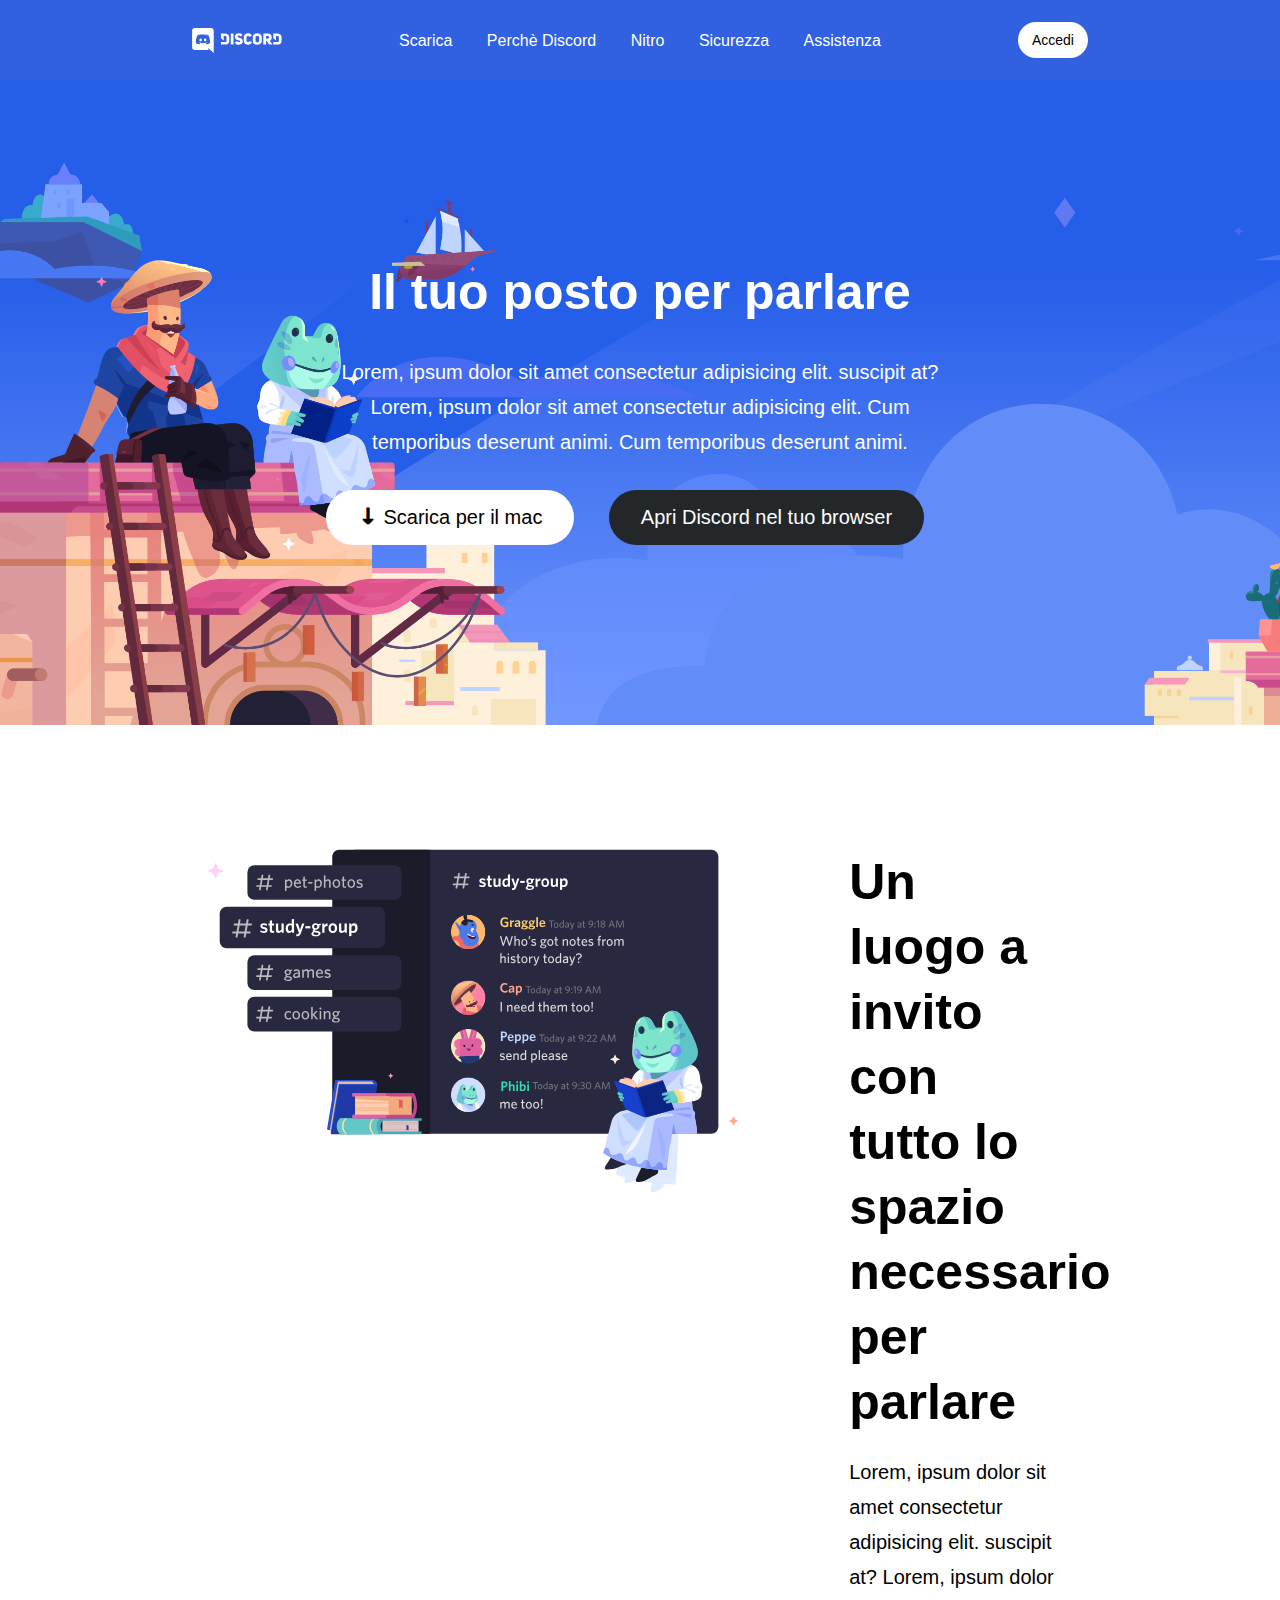
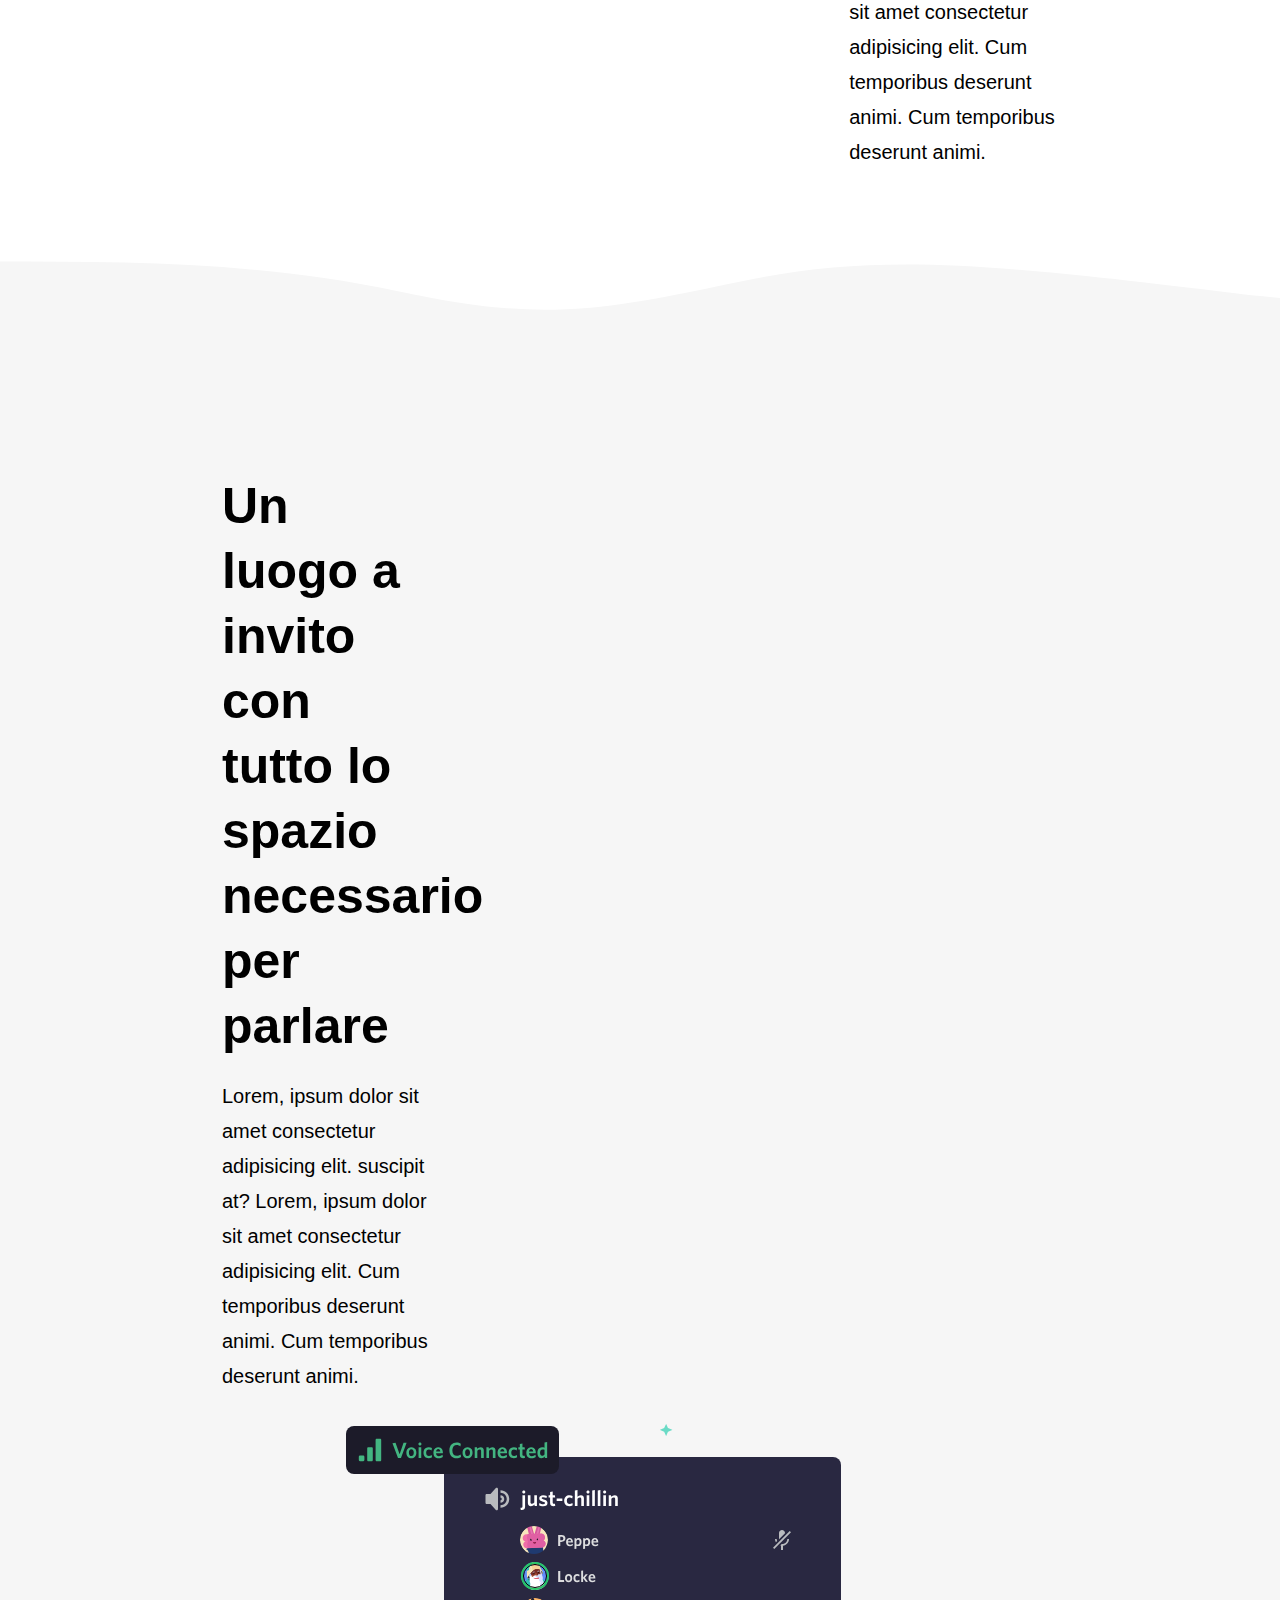
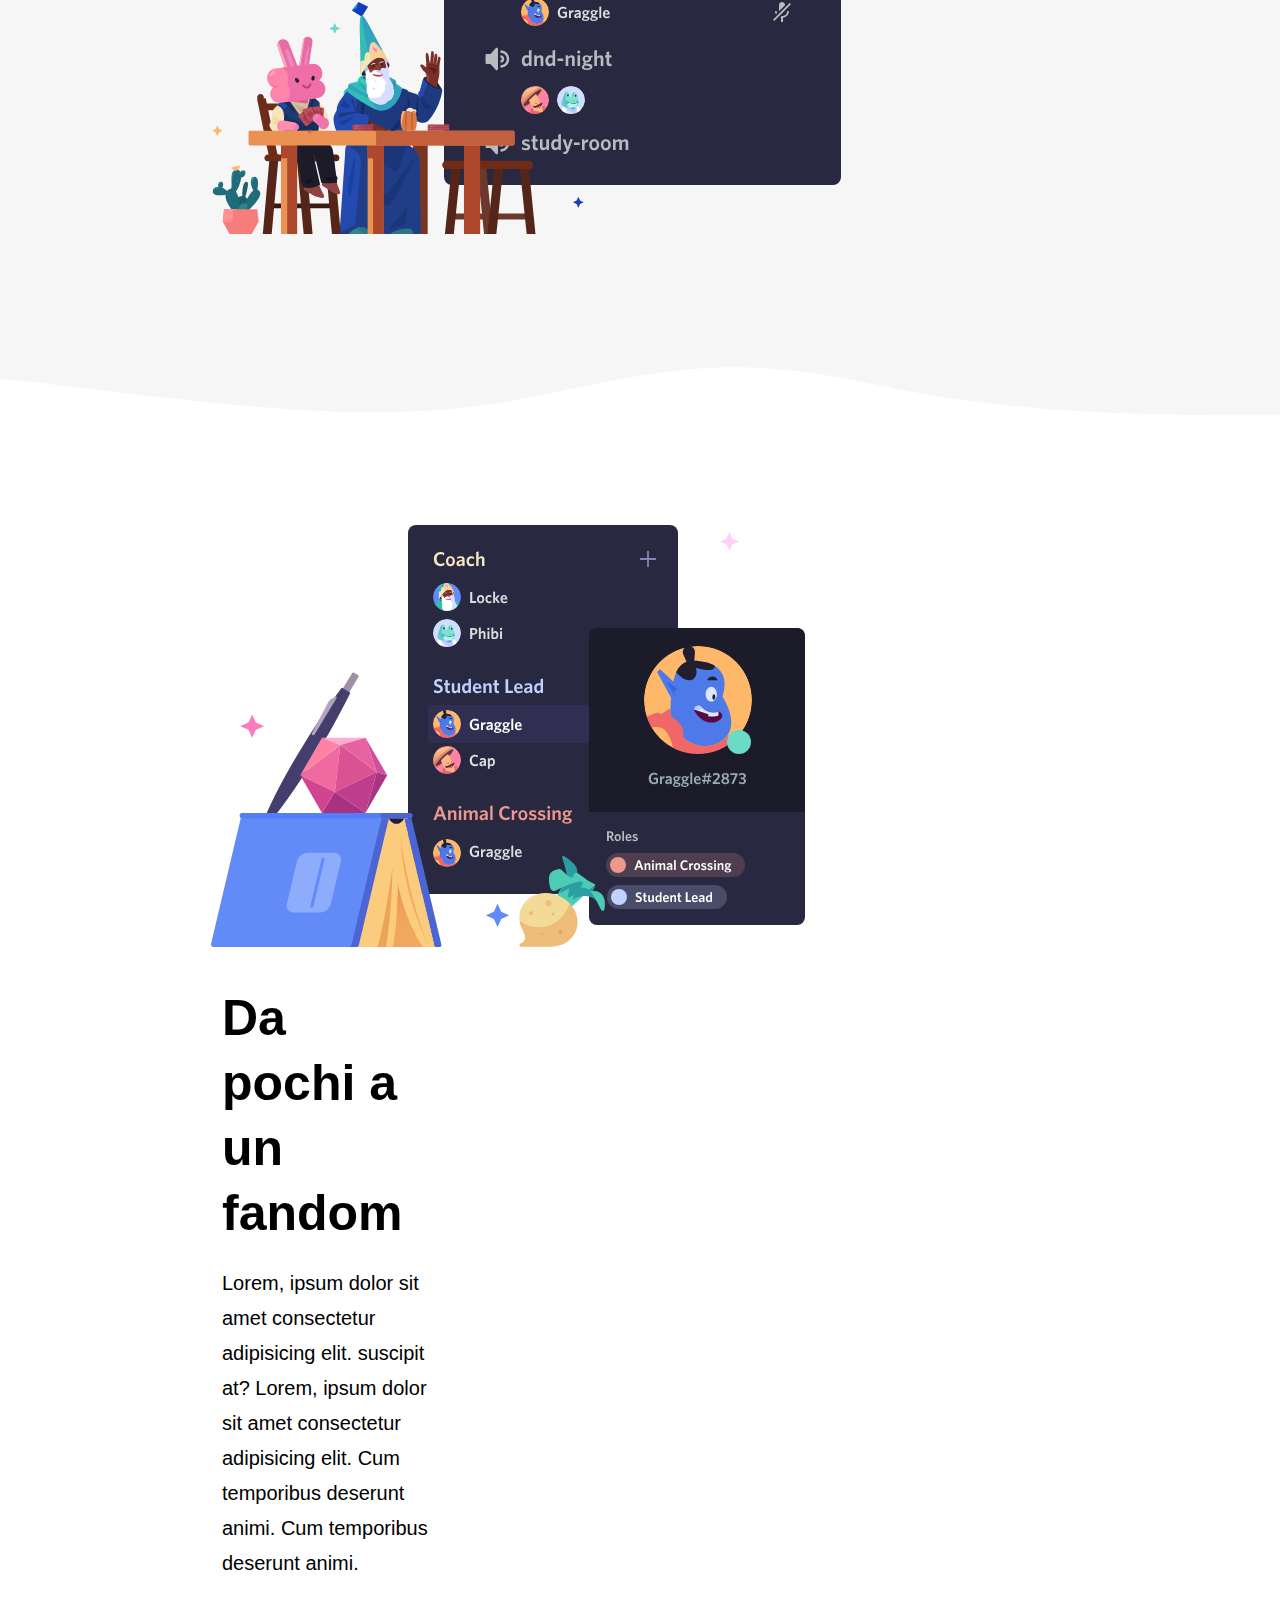
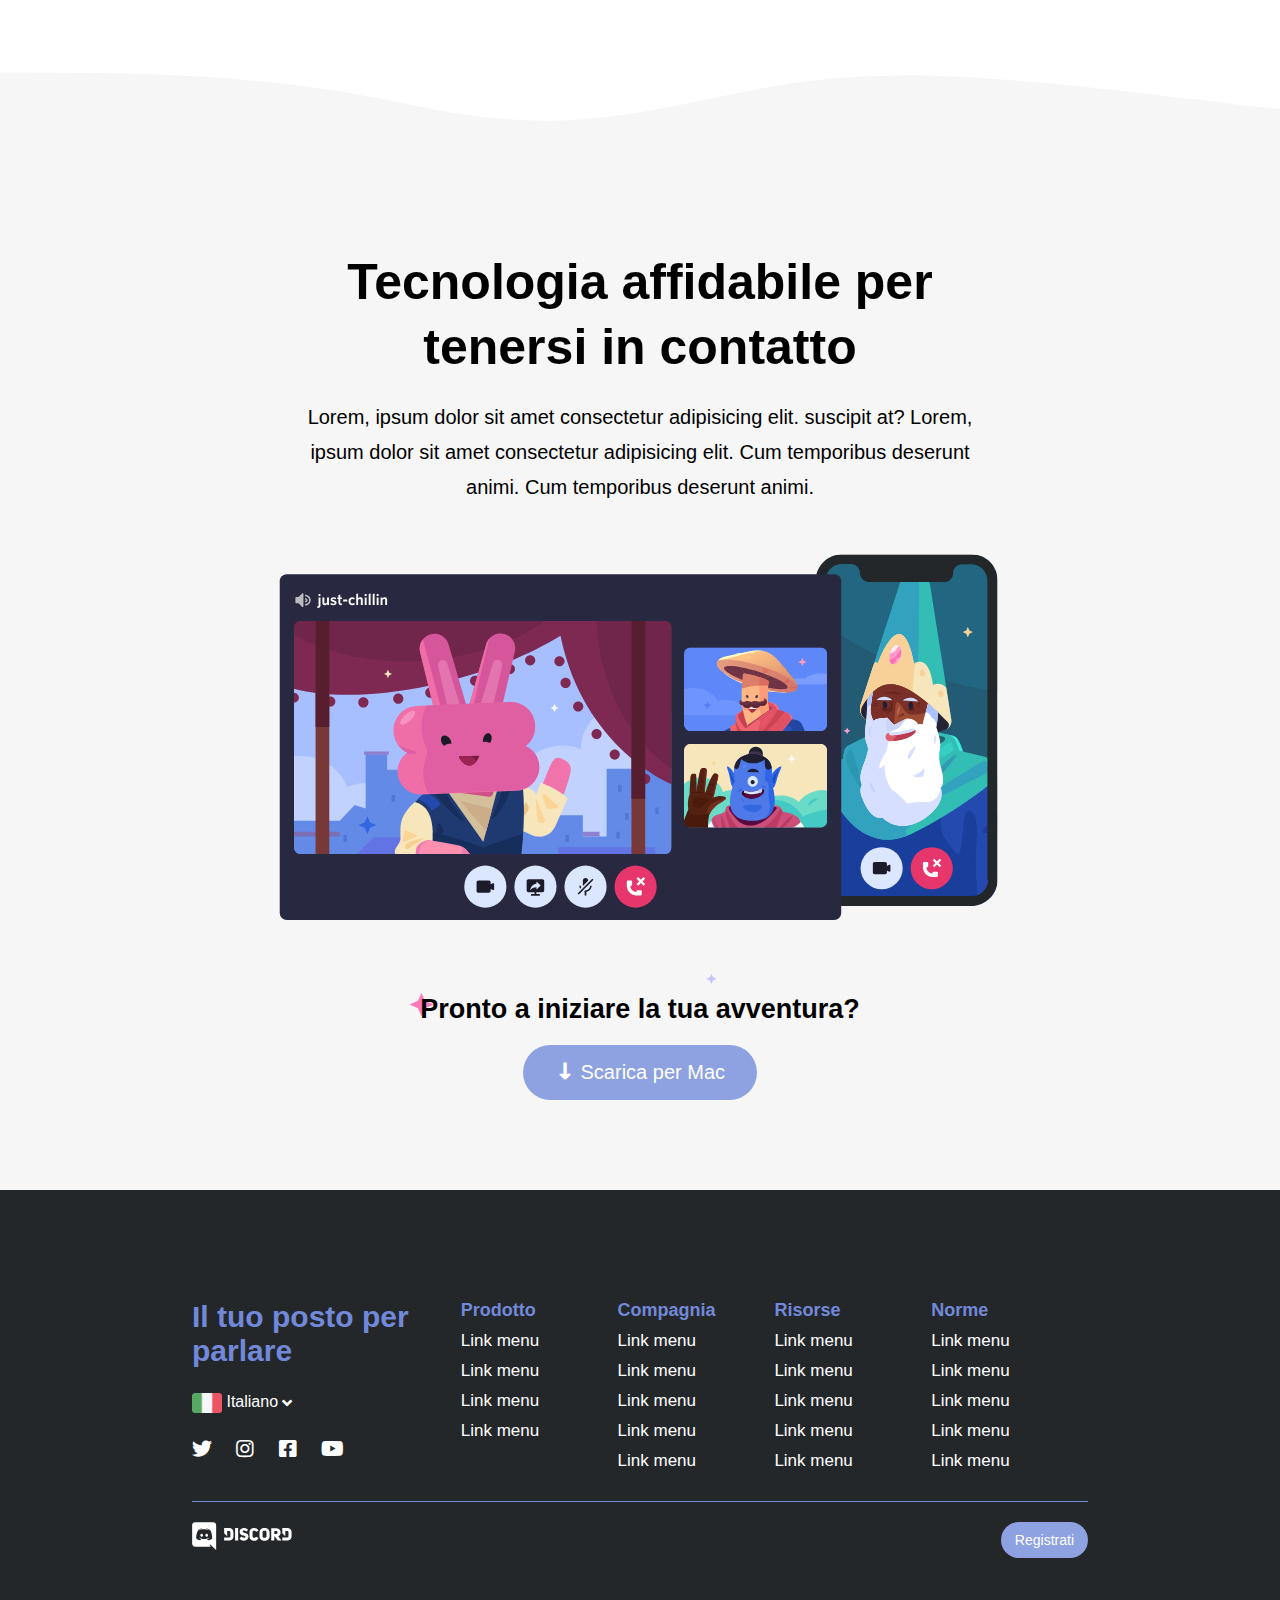
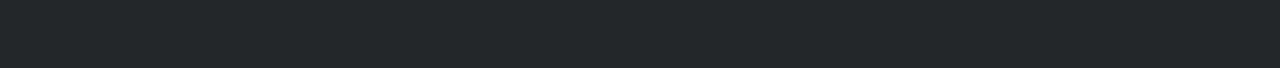
<file: index.html>
<!DOCTYPE html>
<html lang="en">
<head>
    <meta charset="UTF-8">
    <meta http-equiv="X-UA-Compatible" content="IE=edge">
    <meta name="viewport" content="width=device-width, initial-scale=1.0">
    
    <link rel="stylesheet" href="https://cdnjs.cloudflare.com/ajax/libs/font-awesome/5.15.4/css/all.min.css" integrity="sha512-1ycn6IcaQQ40/MKBW2W4Rhis/DbILU74C1vSrLJxCq57o941Ym01SwNsOMqvEBFlcgUa6xLiPY/NS5R+E6ztJQ==" crossorigin="anonymous" referrerpolicy="no-referrer" />
    <link rel="stylesheet" href="css/style.css">
    
    <title>Discord</title>
</head>
<body>
    
    <!-- HEADER -->
    <header>
        <div class="container">

            <nav class="clearfix">

                <div class="col col-logo">
                    <img src="img/logo.svg" alt="Discord logo">
                </div>

                <div class="col col-menu">
                    <ul class="menu">
                        <li>
                            <a href="#">Scarica</a>
                        </li>

                        <li>
                            <a href="#">Perchè Discord</a>
                        </li>

                        <li>
                            <a href="#">Nitro</a>
                        </li>

                        <li>
                            <a href="#">Sicurezza</a>
                        </li>

                        <li>
                            <a href="#">Assistenza</a>
                        </li>
                    </ul>
                </div>

                <div class="col col-login">
                    <a class="btn btn-white btn-small" href="#">Accedi</a>
                </div>
            </nav>

        </div>
    </header>
    <!-- END HEADER -->

    <!-- MAIN -->
    <main>
        <div class="jumbotron">
            <div class="jumbotron-content">
                <h1 class="title">Il tuo posto per parlare</h1>

                <p class="text">Lorem, ipsum dolor sit amet consectetur adipisicing elit. suscipit at? Lorem, ipsum dolor sit amet consectetur adipisicing elit. Cum temporibus deserunt animi. Cum temporibus deserunt animi.</p>

                <div class="buttons" >
                    <a class="btn btn-white btn-large" href="#"><span class="arrow">&#129063;</span> Scarica per il mac</a>

                    <a class="btn btn-dark btn-large" href="#">Apri Discord nel tuo browser</a>
                </div>
            </div>
        </div>

        <!-- Section first -->
        <section>
            <div class="container">
                <div class="advantages clearfix">
                    <div class="col col-img">
                        <img src="img/item1.svg" alt="item1">
                    </div>

                    <div class="col col-text">
                        <h2 class="title">Un luogo a invito con tutto lo spazio necessario per parlare</h2>

                        <p class="text">Lorem, ipsum dolor sit amet consectetur adipisicing elit. suscipit at? Lorem, ipsum dolor sit amet consectetur adipisicing elit. Cum temporibus deserunt animi. Cum temporibus deserunt animi.</p>
                    </div>
                </div>
            </div>
        </section>

        <!-- Section second -->
        <div class="wave">
            <svg class="wave-1hkxOo" version="1.1" xmlns="http://www.w3.org/2000/svg" viewBox="0 0 1440 100" preserveAspectRatio="none"><path class="wavePath-haxJK1 animationPaused-2hZ4IO" d="M826.337463,25.5396311 C670.970254,58.655965 603.696181,68.7870267 447.802481,35.1443383 C293.342778,1.81111414 137.33377,1.81111414 0,1.81111414 L0,150 L1920,150 L1920,1.81111414 C1739.53523,-16.6853983 1679.86404,73.1607868 1389.7826,37.4859505 C1099.70117,1.81111414 981.704672,-7.57670281 826.337463,25.5396311 Z" fill="currentColor"></path></svg>
        </div>
        <section class="bg-gray">
            <div class="container">
                <div class="advantages sec-second clearfix">
                    <div class="col col-text">
                        <h2 class="title">Un luogo a invito con tutto lo spazio necessario per parlare</h2>

                        <p class="text">Lorem, ipsum dolor sit amet consectetur adipisicing elit. suscipit at? Lorem, ipsum dolor sit amet consectetur adipisicing elit. Cum temporibus deserunt animi. Cum temporibus deserunt animi.</p>
                    </div>

                    <div class="col col-image">
                        <img src="img/item2.svg" alt="item2">
                    </div>
                </div>
            </div>
        </section>
        <div class="wave down">
            <svg class="wave-1hkxOo" version="1.1" xmlns="http://www.w3.org/2000/svg" viewBox="0 0 1440 100" preserveAspectRatio="none"><path class="wavePath-haxJK1 animationPaused-2hZ4IO" d="M826.337463,25.5396311 C670.970254,58.655965 603.696181,68.7870267 447.802481,35.1443383 C293.342778,1.81111414 137.33377,1.81111414 0,1.81111414 L0,150 L1920,150 L1920,1.81111414 C1739.53523,-16.6853983 1679.86404,73.1607868 1389.7826,37.4859505 C1099.70117,1.81111414 981.704672,-7.57670281 826.337463,25.5396311 Z" fill="currentColor"></path></svg>
        </div>

        <!-- Section third -->
        <section>
            <div class="container">
                <div class="advantages clearfix">
                    <div class="col col-image">
                        <img src="img/item3.svg" alt="item3">
                    </div>

                    <div class="col col-text">
                        <h2 class="title">Da pochi a un fandom</h2>

                        <p class="text">Lorem, ipsum dolor sit amet consectetur adipisicing elit. suscipit at? Lorem, ipsum dolor sit amet consectetur adipisicing elit. Cum temporibus deserunt animi. Cum temporibus deserunt animi.</p>
                    </div>
                </div>
            </div>
        </section>

        <!-- Section fourth -->
        <div class="wave">
            <svg class="wave-1hkxOo" version="1.1" xmlns="http://www.w3.org/2000/svg" viewBox="0 0 1440 100" preserveAspectRatio="none"><path class="wavePath-haxJK1 animationPaused-2hZ4IO" d="M826.337463,25.5396311 C670.970254,58.655965 603.696181,68.7870267 447.802481,35.1443383 C293.342778,1.81111414 137.33377,1.81111414 0,1.81111414 L0,150 L1920,150 L1920,1.81111414 C1739.53523,-16.6853983 1679.86404,73.1607868 1389.7826,37.4859505 C1099.70117,1.81111414 981.704672,-7.57670281 826.337463,25.5396311 Z" fill="currentColor"></path></svg>
        </div>
        <section class="bg-gray">
            <div class="container-small">
                <div class="sec-fourth">
                    <div class="sec-fourth-heading">
                        <h2 class="title">Tecnologia affidabile per tenersi in contatto</h2>

                        <p class="text">Lorem, ipsum dolor sit amet consectetur adipisicing elit. suscipit at? Lorem, ipsum dolor sit amet consectetur adipisicing elit. Cum temporibus deserunt animi. Cum temporibus deserunt animi.</p>
                    </div>
                
                    <img src="img/item4-big.svg" alt="Tech image">

                    <h3>Pronto a iniziare la tua avventura?</h3>

                    <div>
                        <a class="btn btn-large btn-violet" href="#"><span class="arrow">&#129063;</span> Scarica per Mac</a>
                    </div>
                </div>
            </div>
        </section>
    
    </main>
    <!-- END MAIN -->

    <!-- FOOTER -->
    <footer>
        <div class="container">
            <div class="footer-menus clearfix">
                <!-- Social -->
                <div class="col socials">
                    <h4>Il tuo posto per parlare</h4>

                    <div class="languages">
                        <img class="flag" src="img/ita.png" alt="Bandiera italia">
                        Italiano
                        <i class="fas fa-angle-down"></i>
                    </div>

                    <div class="social-links">
                        <ul>
                            <li>
                                <a href="#"><i class="fab fa-twitter"></i></a>
                            </li>

                            <li>
                                <a href="#"><i class="fab fa-instagram"></i></a>
                            </li>

                            <li>
                                <a href="#"><i class="fab fa-facebook-square"></i></a>
                            </li>

                            <li>
                                <a href="#"><i class="fab fa-youtube"></i></a>
                            </li>
                        </ul>
                    </div>
                </div>

                <!-- Single footer menu -->
                <div class="col footer-single-menu">
                    <h5>Prodotto</h5>

                    <ul>
                        <li>
                            <a href="#">Link menu</a>
                        </li>

                        <li>
                            <a href="#">Link menu</a>
                        </li>

                        <li>
                            <a href="#">Link menu</a>
                        </li>

                        <li>
                            <a href="#">Link menu</a>
                        </li>
                    </ul>
                </div>
                
                <!-- Single footer menu -->
                <div class="col footer-single-menu">
                    <h5>Compagnia</h5>

                    <ul>
                        <li>
                            <a href="#">Link menu</a>
                        </li>

                        <li>
                            <a href="#">Link menu</a>
                        </li>

                        <li>
                            <a href="#">Link menu</a>
                        </li>

                        <li>
                            <a href="#">Link menu</a>
                        </li>

                        <li>
                            <a href="#">Link menu</a>
                        </li>
                    </ul>
                </div>
                
                <!-- Single footer menu -->
                <div class="col footer-single-menu">
                    <h5>Risorse</h5>

                    <ul>
                        <li>
                            <a href="#">Link menu</a>
                        </li>

                        <li>
                            <a href="#">Link menu</a>
                        </li>

                        <li>
                            <a href="#">Link menu</a>
                        </li>

                        <li>
                            <a href="#">Link menu</a>
                        </li>

                        <li>
                            <a href="#">Link menu</a>
                        </li>
                    </ul>
                </div>
                
                <!-- Single footer menu -->
                <div class="col footer-single-menu">
                    <h5>Norme</h5>

                    <ul>
                        <li>
                            <a href="#">Link menu</a>
                        </li>

                        <li>
                            <a href="#">Link menu</a>
                        </li>

                        <li>
                            <a href="#">Link menu</a>
                        </li>

                        <li>
                            <a href="#">Link menu</a>
                        </li>

                        <li>
                            <a href="#">Link menu</a>
                        </li>
                    </ul>
                </div>
            </div>

            <div class="footer-bottom clearfix">
                <div class="col footer-logo">
                    <img class="logo-img" src="img/logo.svg" alt="Discord logo">
                </div>

                <div class="col register">
                    <a class="btn btn-small btn-violet" href="#">Registrati</a>
                </div>
            </div>
        </div>
    </footer>
    <!-- END FOOTER -->
</body>
</html>
</file>
<file: css/style.css>
/* RESET */
* {
    margin: 0;
    padding: 0;
    box-sizing: border-box;
}

/* COMMON */
body {
    font-family: "Whitney",sans-serif;
}

 /* Layout generic classes */

/* Container */
.container{
    width: 70%;
    margin: auto;
}

.container-small {
    width: 60%;
    margin: auto;
}



 .col{
     float: left;
 }

 .clearfix::after {
    content: "";
    display: table;
    clear: both;
}

img{
    width: 100%;
}

/* Buttons */
.btn {
    display: inline-block;
    text-decoration: none;
    line-height: normal;
    border-radius: 40px;
}

.btn-small {
    padding: 10px 14px;
    font-size: 14px;
}

.btn-large {
    font-size: 20px;
    padding: 16px 32px;
}

.btn-white {
    color: black;
    background-color: white;
}

.btn-dark {
    background-color: #23272a;
    color: white;
}

.btn-violet {
    background-color: #8ea1e1;
    color: white;
}

/* Title and text */
.title {
    font-size: 50px;
    line-height: 65px;
}

.text {
    font-size: 20px;
    line-height: 35px;
}

.bg-gray{
    background-color: #f6f6f6;
}

/* Lists */
ul {
    list-style-type: none;
}

/* Waves up and down */
.wave {
    color: #f6f6f6;
}
.wave svg {
    display: block;
}
.wave.down {
    transform: rotate(180deg);
}


/* HEADER */
header{
    background-color: #3161e0;
    height: 80px;
    
}


/* NAv */
nav{
    line-height: 80px;
}
.col-logo,
.col-login{
    width: 10%;
}

.col-menu{
    width: 80%;  
}


.col-login{
    text-align: right;
}

.col-logo img{
    display: inline-block;
    vertical-align: middle;
}

.menu{
    list-style-type: none;
    text-align: center;
}

.menu li{
    display: inline-block;
    vertical-align: middle;
}

.menu a{
    display: inline-block;
    text-decoration: none;
    margin:0 15px;
    color: white;
}



/* MAIN */

/* Jumbotron */
.jumbotron{
    background-image: url(../img/jumbo.png);
    background-repeat: no-repeat;
    background-size: cover;
    padding: 180px 0;
}

.jumbotron-content{
    width: 50%;
    margin: auto;
    text-align: center;
    color: white;
}

.jumbotron-content h1 {
    margin-bottom: 30px;
}

.jumbotron-content .buttons {
        margin-top: 30px;
}

.jumbotron-content .btn {
        margin-right: 30px;
}

.arrow{
    font-size: 20px;
    font-weight: 900;
    vertical-align: baseline;
}

/* SECTIONS */

/* Section generic classes */
main section {
    padding: 90px 0;
}

main h2 {
    margin-bottom: 20px;
}


/* Section first */
.advantages .col-img {
    width: 70%;
    padding-right: 40px;
}

.advantages .col-text {
    width: 30%;
    padding: 0 30px;
}

.advantages .title {
    margin-top: 35px;
}

/* Section second */
.advantages.sec-second .col-img {
    padding-right: 0;
    padding-left: 40px;
}

/* Section fourth */
.sec-fourth {
    text-align: center;
}

.sec-fourth-heading {
    padding: 0 50px;
}

.sec-fourth h3 {
    font-size: 27px;
    background-image: url("../img/stars.svg");
    background-repeat: no-repeat;
    background-position: contain;
    width: 60%;
    margin: auto;
    padding: 20px 0;
}

/* FOOTER */

footer {
    padding: 110px 0;
    background-color: #23272a;
    color: white;
}

.footer-menus {
    border-bottom: 1px solid #7289da;
    padding-bottom: 20px;
}

.socials {
    width: 30%;
}

.footer-single-menu {
    width: 17.5%;
}

/* Socials */
footer h4 {
    font-size: 30px;
    color: #7289da;
}

.languages {
    margin: 25px 0;
}

.languages > *{
    display: inline-block;
    vertical-align: middle;
}

.flag {
    width: 30px;
}

.social-links li {
    display: inline-block;
    margin-right: 20px;
}

.social-links a {
    color: white;
    font-size: 20px;
}

/* Single menu */
.footer-single-menu h5 {
    font-size: 18px;
    color: #7289da;
    margin-bottom: 10px;
}

.footer-single-menu li {
    margin-bottom: 10px;
}

.footer-single-menu a {
    color: white;
    text-decoration: none;
    font-size: 17px;
}

/* Footer bottom */
.logo-img {
    width: 100px;
}

.footer-bottom {
    margin-top: 20px;
}

.footer-logo,
.register {
    width: 50%;
}

.register {
    text-align: right;
}
</file>
